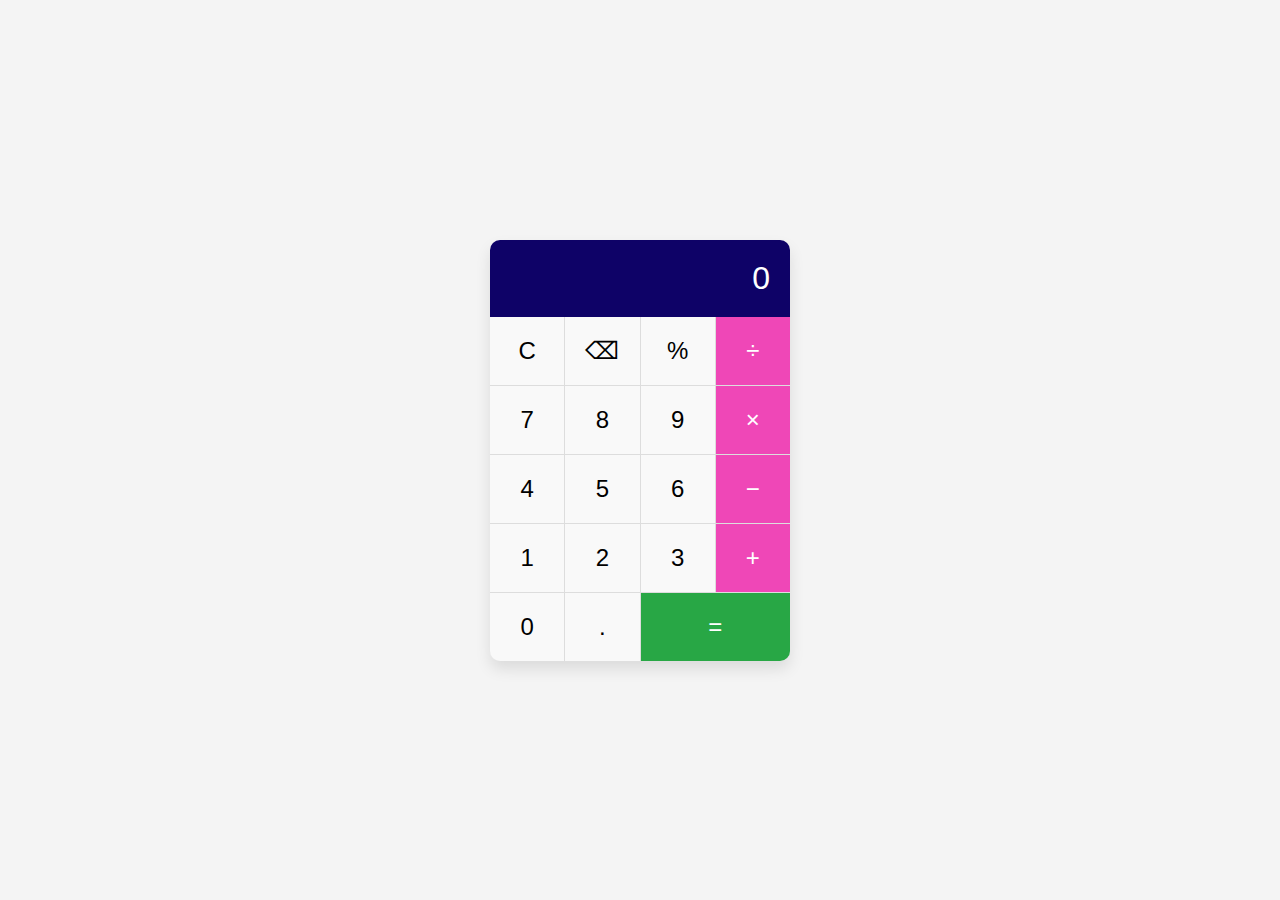
<file: calculator/index.html>
<!DOCTYPE html>
<html lang="en">
<head>
  <meta charset="UTF-8">
  <meta name="viewport" content="width=device-width, initial-scale=1.0">
  <title>Basic Calculator</title>
  <link rel="stylesheet" href="styles.css">
</head>
<body>
  <div class="calculator">
    <div class="display" id="display">0</div>
    <div class="buttons">
      <!-- Row 1 -->
      <button class="btn" onclick="clearDisplay()">C</button>
      <button class="btn" onclick="deleteLast()">⌫</button>
      <button class="btn" onclick="appendSymbol('%')">%</button>
      <button class="btn operator" onclick="appendSymbol('/')">÷</button>
      <!-- Row 2 -->
      <button class="btn" onclick="appendSymbol('7')">7</button>
      <button class="btn" onclick="appendSymbol('8')">8</button>
      <button class="btn" onclick="appendSymbol('9')">9</button>
      <button class="btn operator" onclick="appendSymbol('*')">×</button>
      <!-- Row 3 -->
      <button class="btn" onclick="appendSymbol('4')">4</button>
      <button class="btn" onclick="appendSymbol('5')">5</button>
      <button class="btn" onclick="appendSymbol('6')">6</button>
      <button class="btn operator" onclick="appendSymbol('-')">−</button>
      <!-- Row 4 -->
      <button class="btn" onclick="appendSymbol('1')">1</button>
      <button class="btn" onclick="appendSymbol('2')">2</button>
      <button class="btn" onclick="appendSymbol('3')">3</button>
      <button class="btn operator" onclick="appendSymbol('+')">+</button>
      <!-- Row 5 -->
      <button class="btn" onclick="appendSymbol('0')">0</button>
      <button class="btn" onclick="appendSymbol('.')">.</button>
      <button class="btn equal" onclick="calculate()">=</button>
    </div>
  </div>
  <script src="script.js"></script>
</body>
</html>
</file>
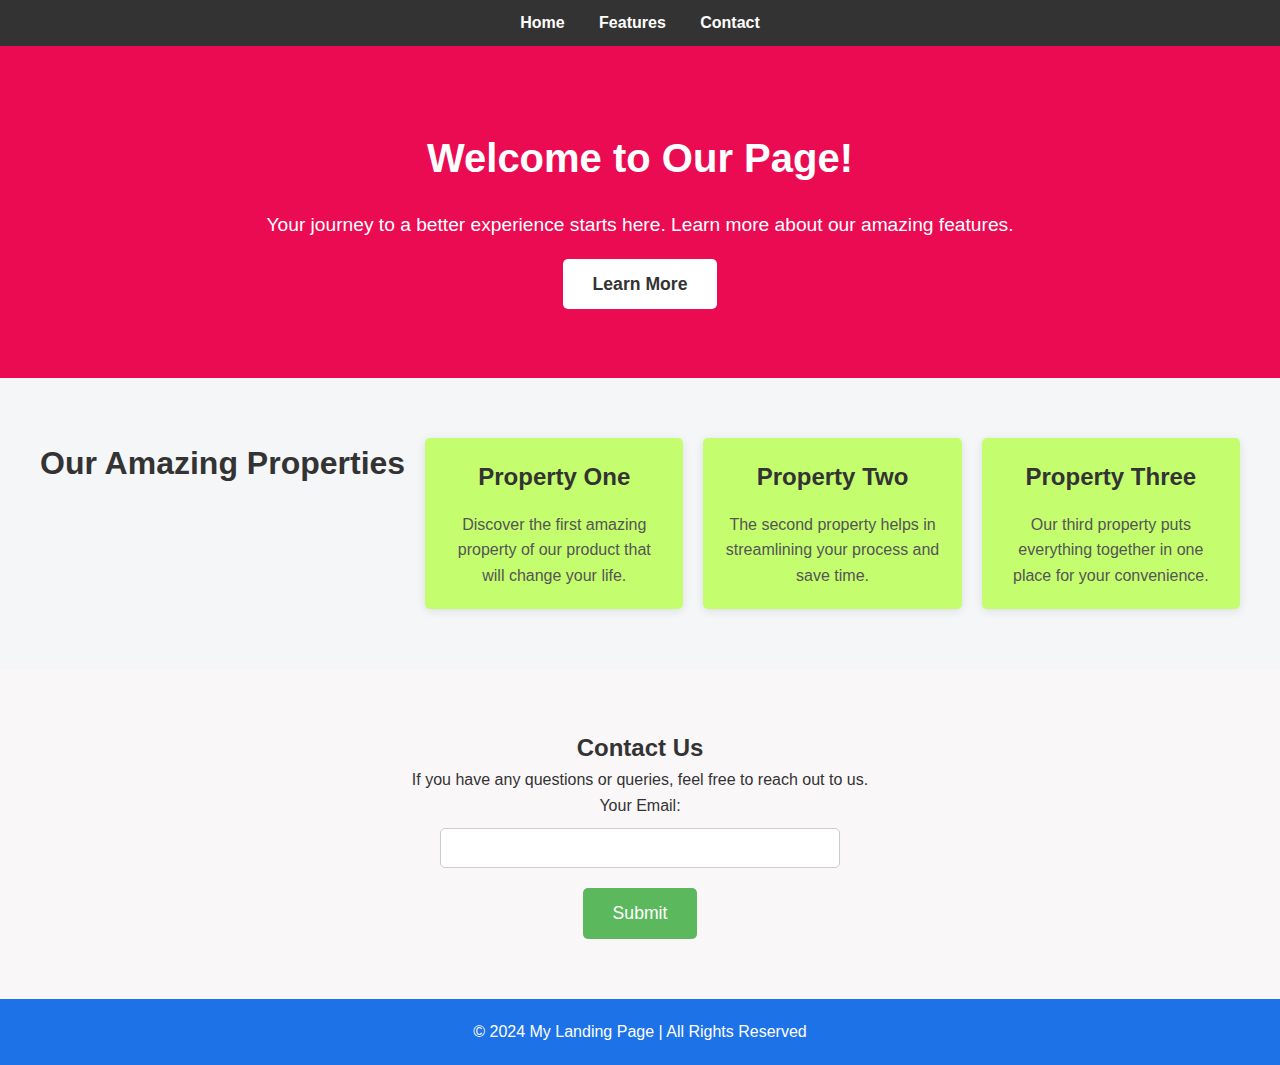
<file: Landing page project/index.html>
<!DOCTYPE html>
<html lang="en">
<head>
    <meta charset="UTF-8">
    <meta name="viewport" content="width=device-width, initial-scale=1.0">
    <title>My Landing Page</title>
    <link rel="stylesheet" href="styles.css">
</head>
<body>
    <!-- Header Section -->
    <header>
        <nav>
            <ul>
                <li><a href="#section1">Home</a></li>
                <li><a href="#section2">Features</a></li>
                <li><a href="#section3">Contact</a></li>
            </ul>
        </nav>
    </header>

    <!-- Main Section -->
    <main>
        <!-- Hero Section (Introduction) -->
        <section id="section1" class="hero">
            <div class="container">
                <h1>Welcome to Our Page!</h1>
                <p>Your journey to a better experience starts here. Learn more about our amazing features.</p>
                <a href="#section2" class="cta-button">Learn More</a>
            </div>
        </section>

        <!-- Features Section -->
        <section id="section2" class="features">
            <div class="container">
                <h2>Our Amazing Properties</h2>
                <div class="feature">
                    <h3>Property One</h3>
                    <p>Discover the first amazing property of our product that will change your life.</p>
                </div>
                <div class="feature">
                    <h3>Property Two</h3>
                    <p>The second property helps in streamlining your process and save time.</p>
                </div>
                <div class="feature">
                    <h3>Property Three</h3>
                    <p>Our third property puts everything together in one place for your convenience.</p>
                </div>
            </div>
        </section>

        <!-- Contact Section -->
        <section id="section3" class="contact">
            <div class="container">
                <h2>Contact Us</h2>
                <p>If you have any questions or queries, feel free to reach out to us.</p>
                <form>
                    <label for="email">Your Email:</label>
                    <input type="email" id="email" name="email" required>
                    <button type="submit">Submit</button>
                </form>
            </div>
        </section>
    </main>

    <!-- Footer Section -->
    <footer>
        <p>&copy; 2024 My Landing Page | All Rights Reserved</p>
    </footer>
</body>
</html>
</file>
<file: calculator/styles.css>
body {
    font-family: Arial, sans-serif;
    display: flex;
    justify-content: center;
    align-items: center;
    height: 100vh;
    margin: 0;
    background-color: #f4f4f4;
  }
  
  .calculator {
    width: 300px;
    background: #fff;
    border-radius: 10px;
    box-shadow: 0 8px 15px rgba(0, 0, 0, 0.1);
    overflow: hidden;
  }
  
  .display {
    background: #0e0267;
    color: #fff;
    font-size: 2em;
    text-align: right;
    padding: 20px;
    box-sizing: border-box;
  }
  
  .buttons {
    display: grid;
    grid-template-columns: repeat(4, 1fr);
    gap: 1px;
    background: #ddd;
  }
  
  .btn {
    padding: 20px;
    font-size: 1.5em;
    background: #f9f9f9;
    border: none;
    outline: none;
    cursor: pointer;
  }
  
  .btn.operator {
    background: #ef47b7;
    color: #fff;
  }
  
  .btn.equal {
    grid-column: span 2;
    background: #28a745;
    color: #fff;
  }
  
  .btn:hover {
    background: #ddd;
  }
  
  .btn.operator:hover {
    background:#ef47b7;
  }
  
  .btn.equal:hover {
    background: #218838;
  }
</file>
<file: Landing page project/styles.css>
/* Reset some basic styles */
* {
    margin: 0;
    padding: 0;
    box-sizing: border-box;
}

/* General Body Styling */
body {
    font-family: Arial, sans-serif;
    line-height: 1.6;
    background-color: #f4f4f4;
    color: #333;
}

/* Header Section */
header {
    background-color: #333;
    color: white;
    padding: 10px 0;
    position: sticky;
    top: 0;
    width: 100%;
}

nav ul {
    list-style: none;
    text-align: center;
}

nav li {
    display: inline;
    margin: 0 15px;
}

nav a {
    color: white;
    text-decoration: none;
    font-weight: bold;
}

nav a:hover {
    text-decoration: underline;
}

/* Hero Section (Main Banner) */
.hero {
    background-color: #eb0b52;
    color: white;
    padding: 80px 20px;
    text-align: center;
}

.hero .container {
    max-width: 1200px;
    margin: 0 auto;
}

.hero h1 {
    font-size: 2.5rem;
    margin-bottom: 20px;
}

.hero p {
    font-size: 1.2rem;
    margin-bottom: 30px;
}

.cta-button {
    background-color: #fff;
    color: #333;
    padding: 15px 30px;
    font-size: 1.1rem;
    text-decoration: none;
    border-radius: 5px;
    font-weight: bold;
}

.cta-button:hover {
    background-color: #08669c;
    color: white;
}

/* Features Section */
.features {
    padding: 60px 20px;
    background-color: #f4f6f7;
}

.features h2 {
    text-align: center;
    margin-bottom: 40px;
    font-size: 2rem;
}

.features .container {
    max-width: 1200px;
    margin: 0 auto;
    display: flex;
    justify-content: space-between;
    gap: 20px;
}

.feature {
    background-color: rgb(196, 253, 110);
    padding: 20px;
    border-radius: 5px;
    box-shadow: 0 2px 10px rgba(0, 0, 0, 0.1);
    flex: 1;
    text-align: center;
}

.feature h3 {
    margin-bottom: 15px;
    font-size: 1.5rem;
}

.feature p {
    font-size: 1rem;
    color: #555;
}

/* Contact Section */
.contact {
    background-color: #faf7f9;
    padding: 60px 20px;
    text-align: center;
}

.contact .container {
    max-width: 800px;
    margin: 0 auto;
}

.contact form {
    display: flex;
    flex-direction: column;
    align-items: center;
}

.contact label {
    margin-bottom: 10px;
    font-size: 1rem;
}

.contact input {
    padding: 10px;
    margin-bottom: 20px;
    font-size: 1rem;
    width: 100%;
    max-width: 400px;
    border: 1px solid #ccc;
    border-radius: 5px;
}

.contact button {
    background-color: #5cb85c;
    color: white;
    padding: 15px 30px;
    font-size: 1.1rem;
    border: none;
    border-radius: 5px;
    cursor: pointer;
}

.contact button:hover {
    background-color: #4cae4c;
}

/* Footer Section */
footer {
    background-color: #1e72e7;
    color: white;
    text-align: center;
    padding: 20px;
    position: relative;
    bottom: 0;
    width: 100%;
}

/* Responsive Design */
@media (max-width: 768px) {
    .features .container {
        flex-direction: column;
        align-items: center;
    }

    .feature {
        margin-bottom: 20px;
    }
}
</file>
